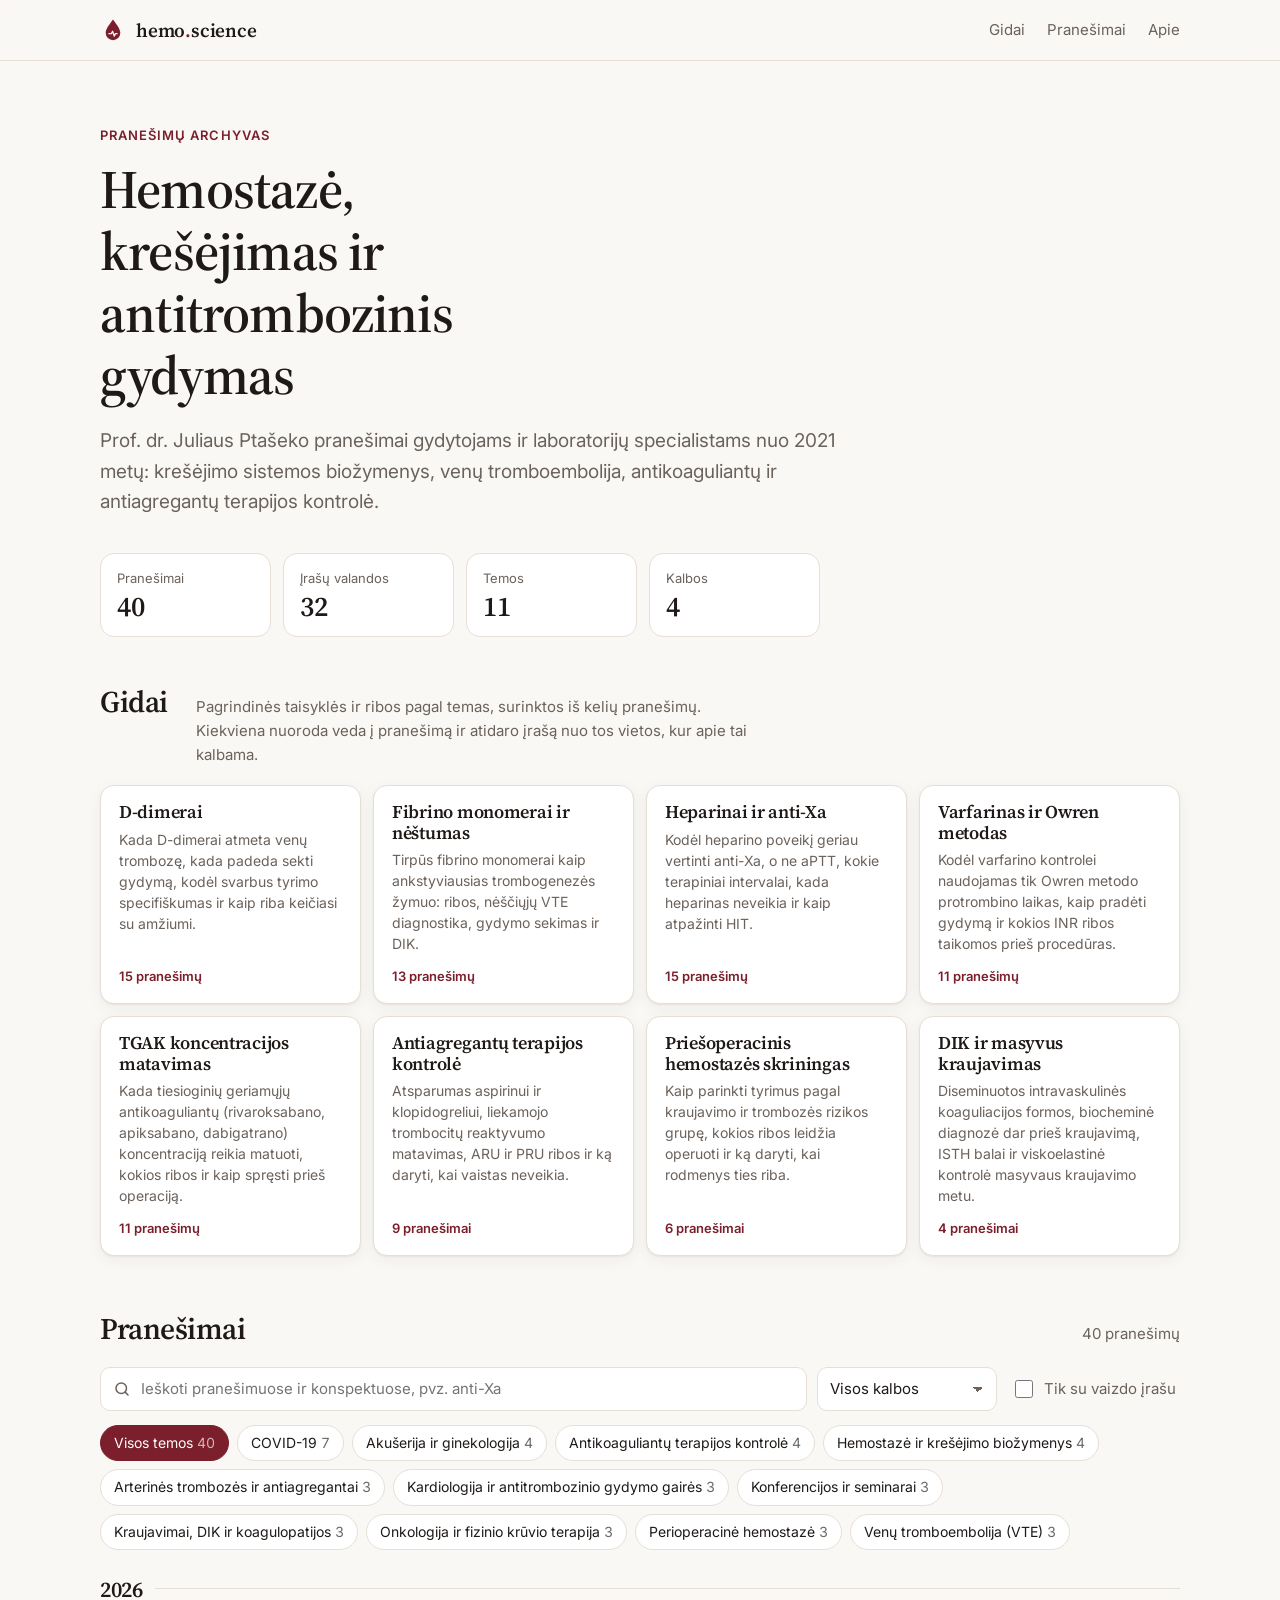
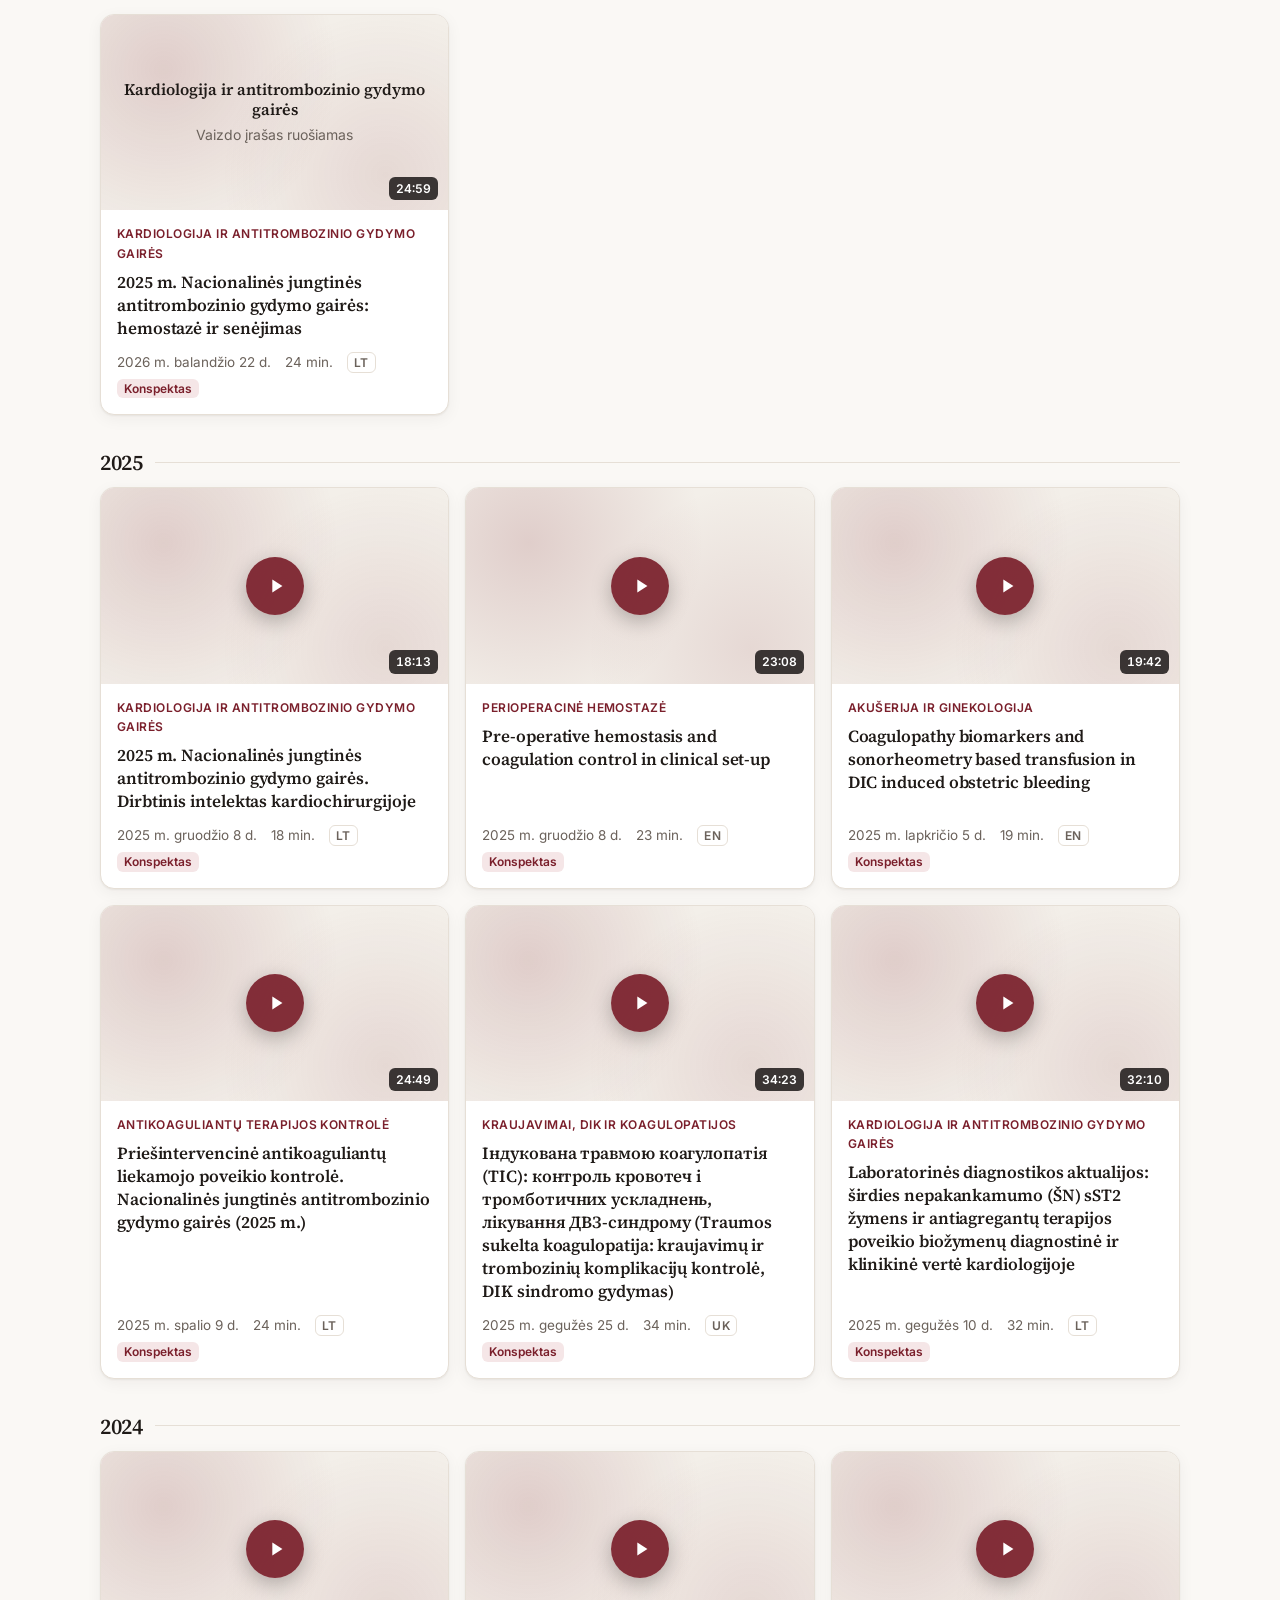
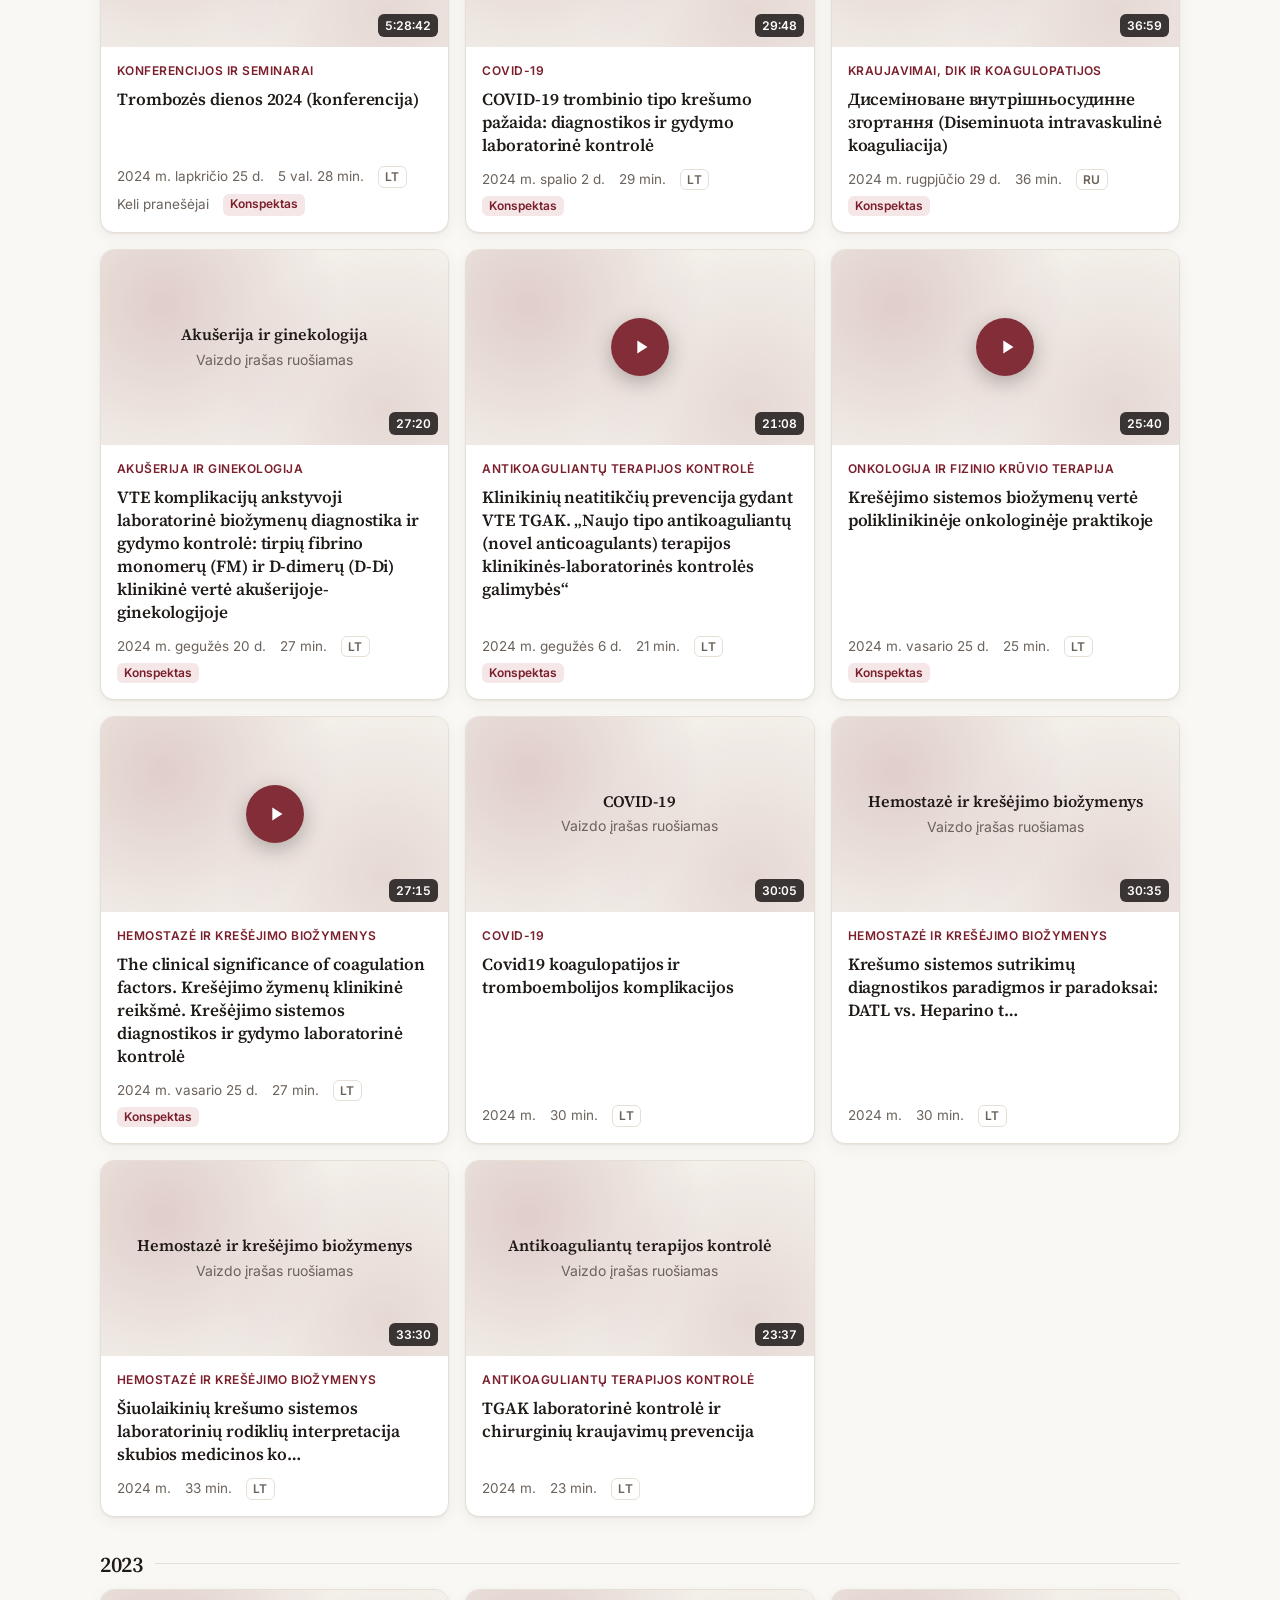
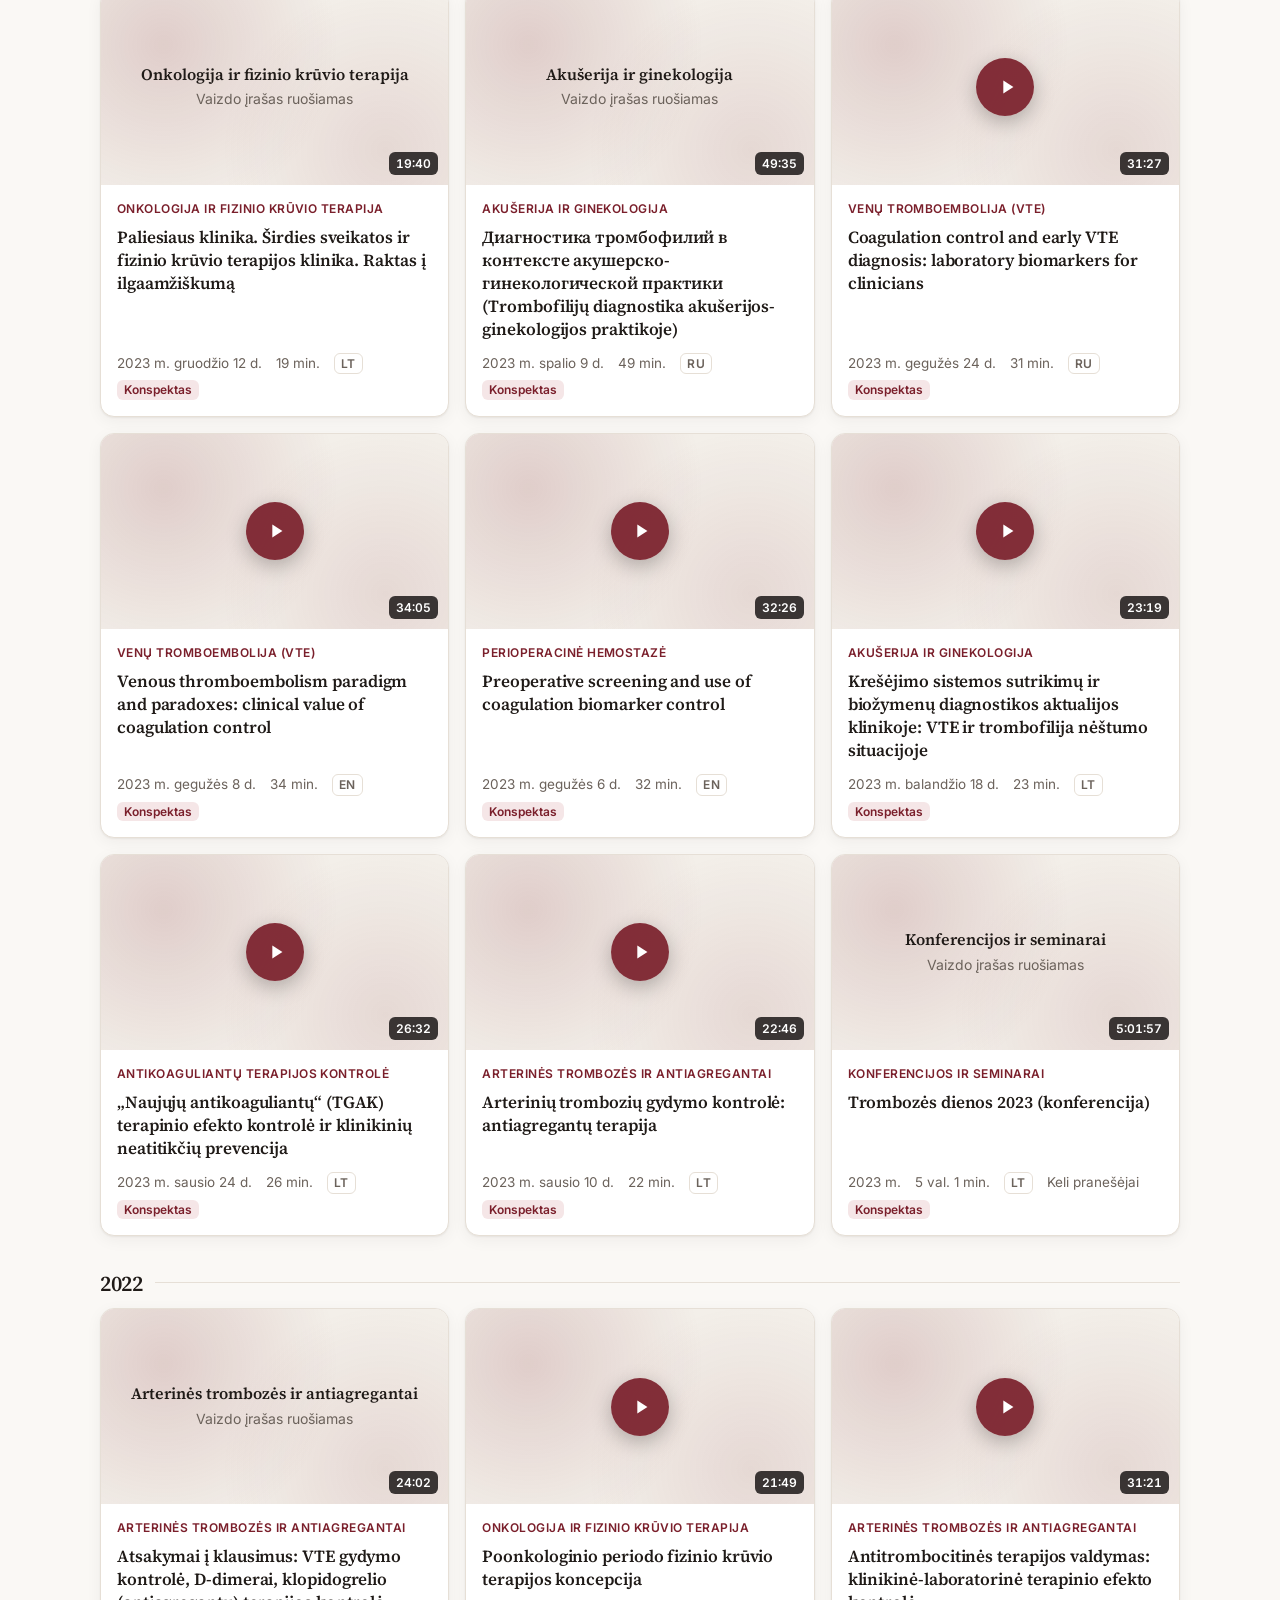
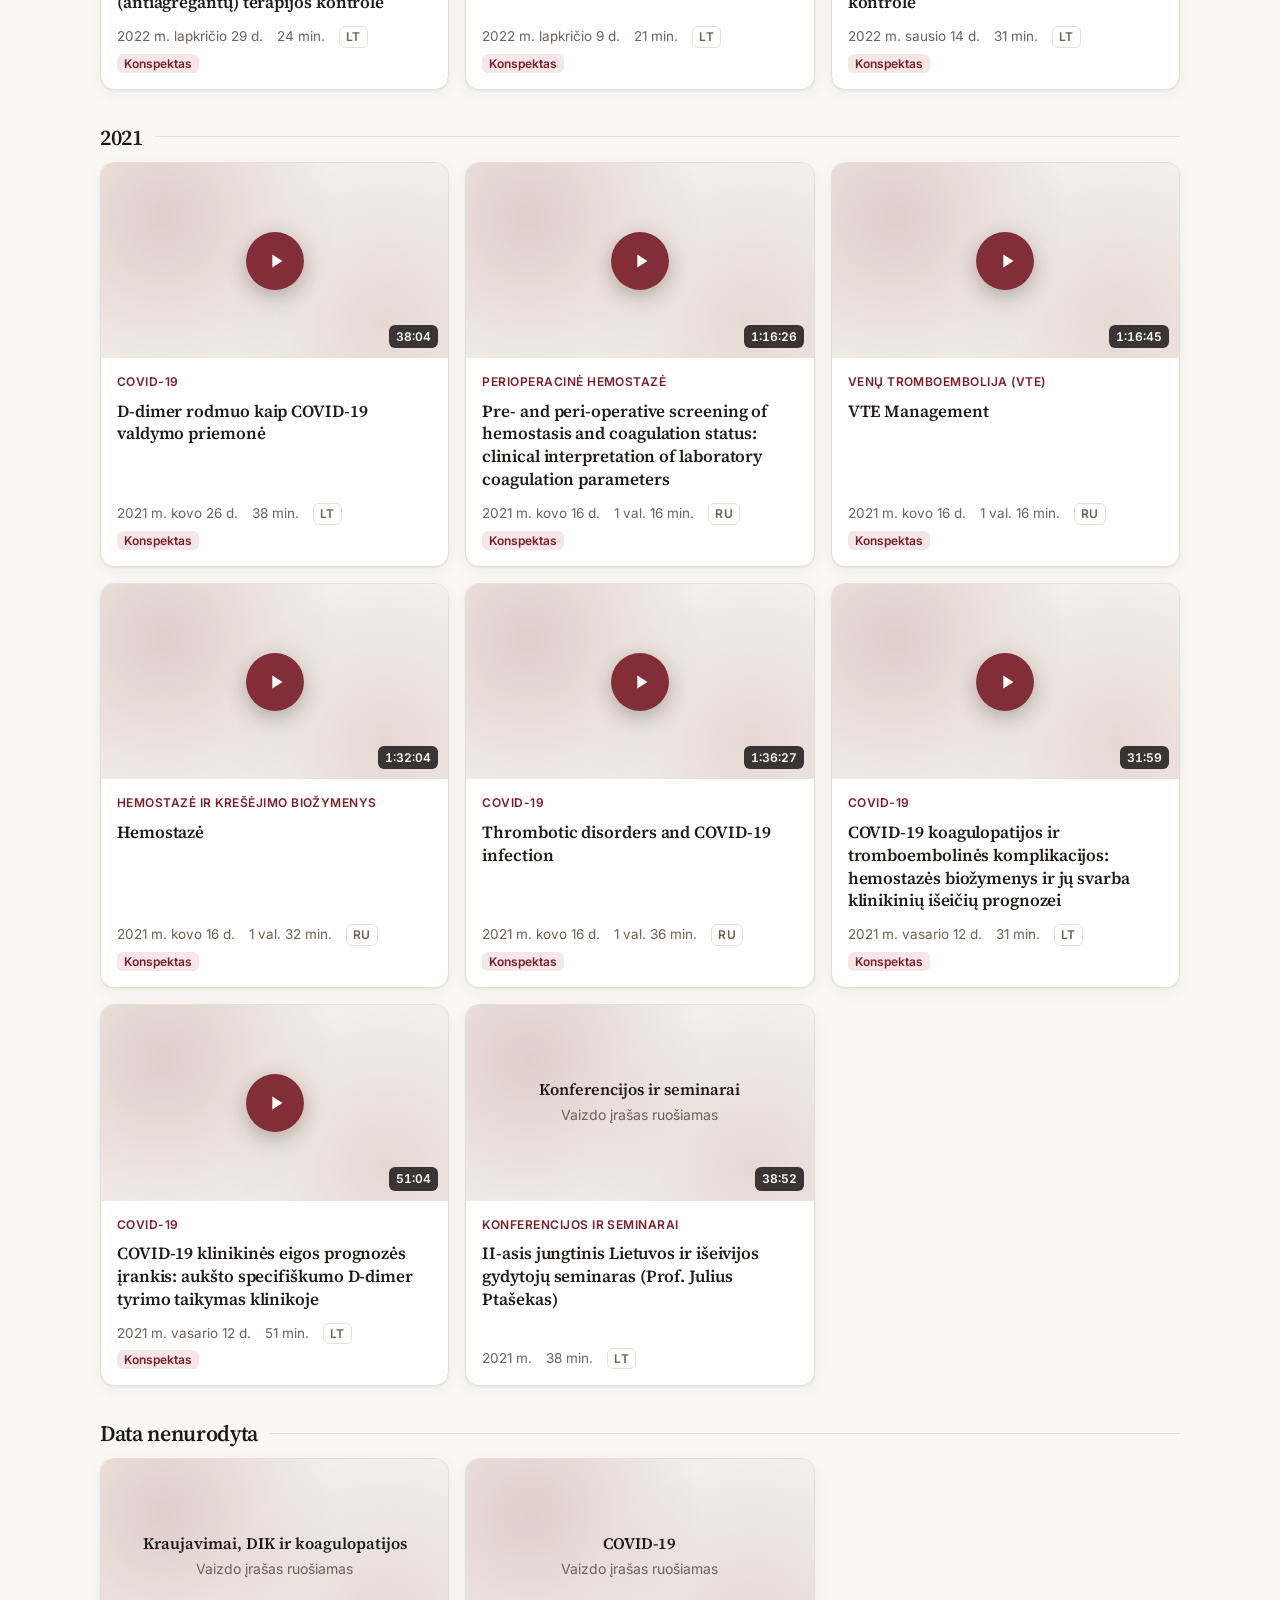
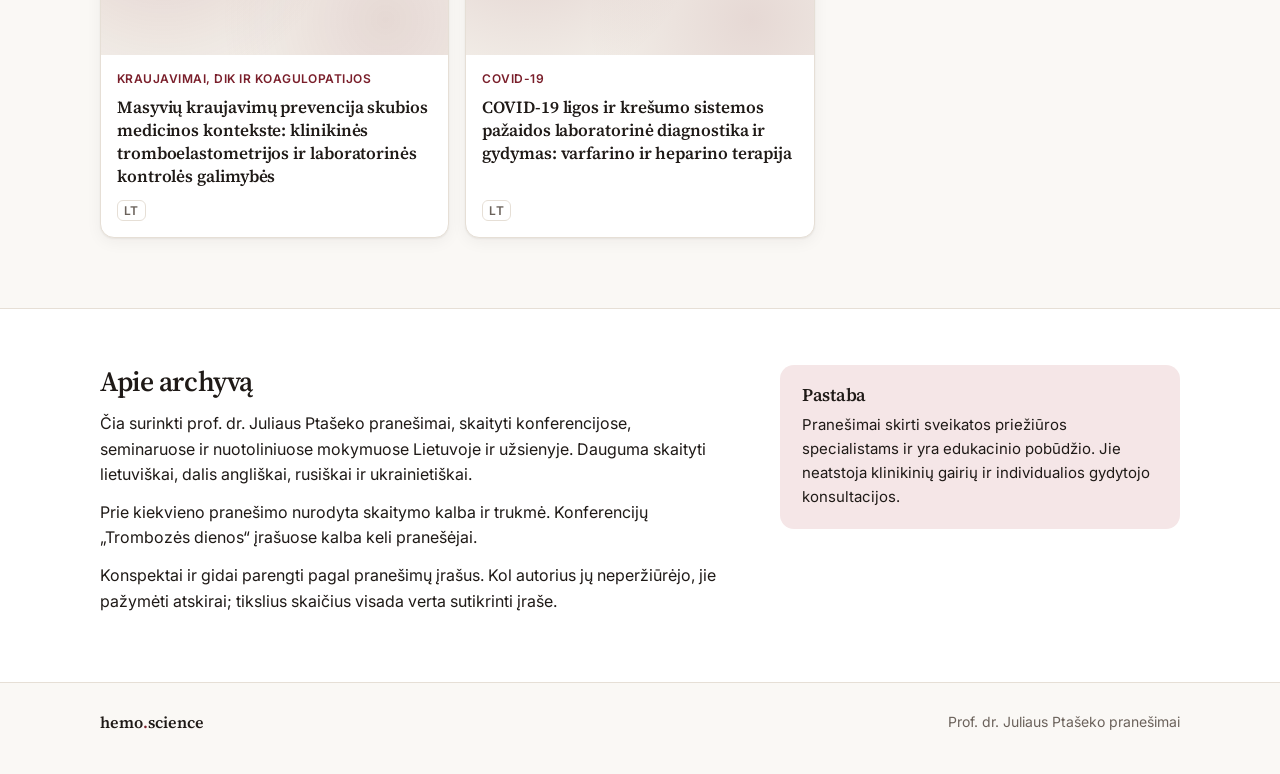
<file: index.html>
<!doctype html>
<html lang="lt">
<head>
  <meta charset="utf-8">
  <meta name="viewport" content="width=device-width, initial-scale=1">
  <title>hemo.science — prof. dr. Juliaus Ptašeko pranešimai</title>
  <meta name="description" content="Prof. dr. Juliaus Ptašeko pranešimų archyvas: hemostazė, krešėjimo sistemos biožymenys, venų tromboembolija, antikoaguliantų ir antiagregantų terapijos kontrolė.">
  <meta name="theme-color" content="#7a1f2b">
  <link rel="icon" href="favicon.svg" type="image/svg+xml">
  <meta property="og:title" content="hemo.science">
  <meta property="og:description" content="Prof. dr. Juliaus Ptašeko pranešimai apie hemostazę, krešėjimo sistemą ir antitrombozinį gydymą.">
  <meta property="og:type" content="website">
  <meta property="og:locale" content="lt_LT">
  <link rel="preconnect" href="https://fonts.googleapis.com">
  <link rel="preconnect" href="https://fonts.gstatic.com" crossorigin>
  <link href="https://fonts.googleapis.com/css2?family=Inter:wght@400;500;600&family=Source+Serif+4:opsz,wght@8..60,500;8..60,600&display=swap" rel="stylesheet">
  <link rel="stylesheet" href="assets/style.css">
</head>
<body>
  <a class="skip" href="#sarasas">Pereiti prie pranešimų</a>

  <header class="site-header">
    <div class="wrap header-row">
      <a class="brand" href="./" aria-label="hemo.science pradžia">
        <svg class="brand-mark" viewBox="0 0 32 32" aria-hidden="true"><path d="M16 3c-5 7-9 11.5-9 16.5a9 9 0 0 0 18 0C25 14.5 21 10 16 3Z"/><path class="brand-line" d="M11 20.5h3l1.5-3 2 6 1.5-3h2"/></svg>
        <span>hemo<span class="dot">.</span>science</span>
      </a>
      <nav class="header-nav" aria-label="Pagrindinė navigacija">
        <a href="#gidai">Gidai</a>
        <a href="#sarasas">Pranešimai</a>
        <a href="#apie">Apie</a>
      </nav>
    </div>
  </header>

  <main>
    <section class="hero">
      <div class="wrap">
        <p class="eyebrow">Pranešimų archyvas</p>
        <h1>Hemostazė, krešėjimas ir antitrombozinis gydymas</h1>
        <p class="lead">Prof. dr. Juliaus Ptašeko pranešimai gydytojams ir laboratorijų specialistams nuo 2021 metų: krešėjimo sistemos biožymenys, venų tromboembolija, antikoaguliantų ir antiagregantų terapijos kontrolė.</p>
        <dl class="stats" id="stats" aria-live="polite">
          <div><dt>Pranešimai</dt><dd data-stat="count">40</dd></div>
          <div><dt>Įrašų valandos</dt><dd data-stat="hours">32</dd></div>
          <div><dt>Temos</dt><dd data-stat="topics">11</dd></div>
          <div><dt>Kalbos</dt><dd data-stat="langs">4</dd></div>
        </dl>
      </div>
    </section>

    <section class="guides" id="gidai" aria-labelledby="gidai-h">
      <div class="wrap">
        <div class="section-head">
          <h2 id="gidai-h">Gidai</h2>
          <p>Pagrindinės taisyklės ir ribos pagal temas, surinktos iš kelių pranešimų. Kiekviena nuoroda veda į pranešimą ir atidaro įrašą nuo tos vietos, kur apie tai kalbama.</p>
        </div>
        <div class="guides-grid" id="guides-list"></div>
      </div>
    </section>

    <section class="catalog" id="sarasas" aria-labelledby="sarasas-h">
      <div class="wrap">
        <div class="catalog-head">
          <h2 id="sarasas-h">Pranešimai</h2>
          <p class="result-count" id="result-count" aria-live="polite"></p>
        </div>

        <div class="toolbar">
          <label class="search">
            <span class="visually-hidden">Ieškoti pranešimų</span>
            <svg viewBox="0 0 24 24" aria-hidden="true"><circle cx="11" cy="11" r="7"/><path d="m20 20-3.5-3.5"/></svg>
            <input id="q" type="search" placeholder="Ieškoti pranešimuose ir konspektuose, pvz. anti-Xa" autocomplete="off">
          </label>
          <label class="select">
            <span class="visually-hidden">Kalba</span>
            <select id="lang">
              <option value="">Visos kalbos</option>
              <option value="lt">Lietuvių</option>
              <option value="en">Anglų</option>
              <option value="ru">Rusų</option>
              <option value="uk">Ukrainiečių</option>
            </select>
          </label>
          <label class="check">
            <input id="only-video" type="checkbox">
            <span>Tik su vaizdo įrašu</span>
          </label>
        </div>

        <div class="chips" id="chips" role="group" aria-label="Temos"></div>

        <div id="list" class="list"></div>
        <p class="empty" id="empty" hidden>Pagal šiuos filtrus pranešimų nerasta. <button type="button" class="link-btn" id="reset">Išvalyti filtrus</button></p>
      </div>
    </section>

    <section class="about" id="apie" aria-labelledby="apie-h">
      <div class="wrap about-grid">
        <div>
          <h2 id="apie-h">Apie archyvą</h2>
          <p>Čia surinkti prof. dr. Juliaus Ptašeko pranešimai, skaityti konferencijose, seminaruose ir nuotoliniuose mokymuose Lietuvoje ir užsienyje. Dauguma skaityti lietuviškai, dalis angliškai, rusiškai ir ukrainietiškai.</p>
          <p>Prie kiekvieno pranešimo nurodyta skaitymo kalba ir trukmė. Konferencijų „Trombozės dienos“ įrašuose kalba keli pranešėjai.</p>
          <p>Konspektai ir gidai parengti pagal pranešimų įrašus. Kol autorius jų neperžiūrėjo, jie pažymėti atskirai; tikslius skaičius visada verta sutikrinti įraše.</p>
        </div>
        <div class="about-note">
          <h3>Pastaba</h3>
          <p>Pranešimai skirti sveikatos priežiūros specialistams ir yra edukacinio pobūdžio. Jie neatstoja klinikinių gairių ir individualios gydytojo konsultacijos.</p>
        </div>
      </div>
    </section>
  </main>

  <footer class="site-footer">
    <div class="wrap footer-row">
      <span>hemo<span class="dot">.</span>science</span>
      <span>Prof. dr. Juliaus Ptašeko pranešimai</span>
    </div>
  </footer>

  <dialog class="player" id="player" aria-labelledby="player-title">
    <div class="player-inner">
      <div class="player-head">
        <h3 id="player-title"></h3>
        <button type="button" class="icon-btn" id="player-close" aria-label="Uždaryti">
          <svg viewBox="0 0 24 24" aria-hidden="true"><path d="M6 6l12 12M18 6 6 18"/></svg>
        </button>
      </div>
      <div class="player-frame" id="player-frame"></div>
      <p class="player-meta" id="player-meta"></p>
    </div>
  </dialog>

  <noscript><p class="wrap">Pranešimų sąrašui rodyti reikia įjungti JavaScript.</p></noscript>
  <script src="assets/common.js" defer></script>
  <script src="assets/app.js" defer></script>
</body>
</html>
</file>
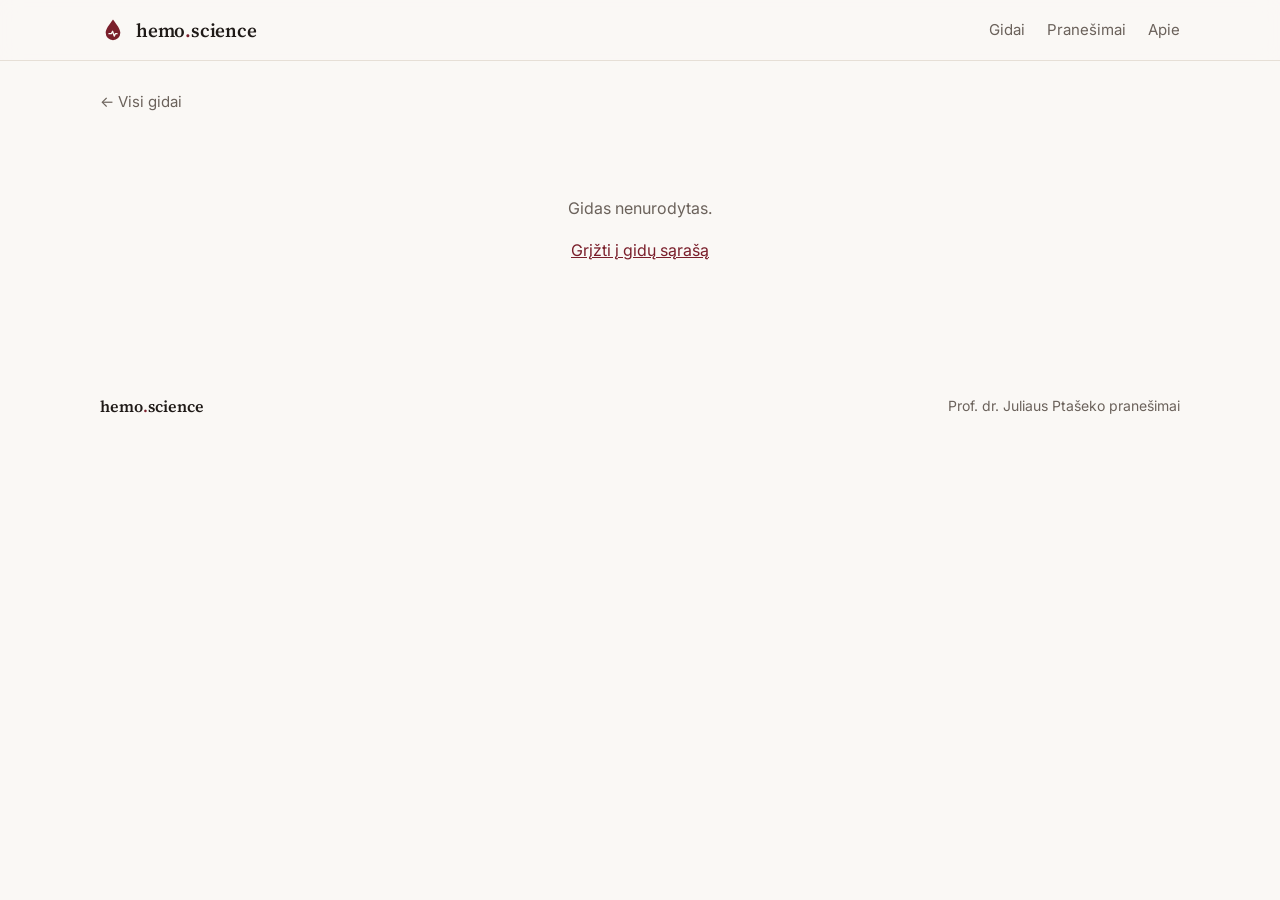
<file: gidas.html>
<!doctype html>
<html lang="lt">
<head>
  <meta charset="utf-8">
  <meta name="viewport" content="width=device-width, initial-scale=1">
  <title>Gidas — hemo.science</title>
  <meta name="description" content="Hemostazės ir antitrombozinio gydymo gidas pagal prof. dr. Juliaus Ptašeko pranešimus.">
  <meta name="theme-color" content="#7a1f2b">
  <link rel="icon" href="favicon.svg" type="image/svg+xml">
  <link rel="preconnect" href="https://fonts.googleapis.com">
  <link rel="preconnect" href="https://fonts.gstatic.com" crossorigin>
  <link href="https://fonts.googleapis.com/css2?family=Inter:wght@400;500;600&family=Source+Serif+4:opsz,wght@8..60,500;8..60,600&display=swap" rel="stylesheet">
  <link rel="stylesheet" href="assets/style.css">
</head>
<body>
  <a class="skip" href="#turinys">Pereiti prie turinio</a>

  <header class="site-header">
    <div class="wrap header-row">
      <a class="brand" href="./" aria-label="hemo.science pradžia">
        <svg class="brand-mark" viewBox="0 0 32 32" aria-hidden="true"><path d="M16 3c-5 7-9 11.5-9 16.5a9 9 0 0 0 18 0C25 14.5 21 10 16 3Z"/><path class="brand-line" d="M11 20.5h3l1.5-3 2 6 1.5-3h2"/></svg>
        <span>hemo<span class="dot">.</span>science</span>
      </a>
      <nav class="header-nav" aria-label="Pagrindinė navigacija">
        <a href="./#gidai">Gidai</a>
        <a href="./#sarasas">Pranešimai</a>
        <a href="./#apie">Apie</a>
      </nav>
    </div>
  </header>

  <main id="turinys" class="page">
    <div class="wrap">
      <a class="back" href="./#gidai">← Visi gidai</a>
      <div id="page" aria-live="polite"><p class="loading">Įkeliama…</p></div>
    </div>
  </main>

  <footer class="site-footer">
    <div class="wrap footer-row">
      <span>hemo<span class="dot">.</span>science</span>
      <span>Prof. dr. Juliaus Ptašeko pranešimai</span>
    </div>
  </footer>

  <noscript><p class="wrap">Gidui rodyti reikia įjungti JavaScript.</p></noscript>
  <script src="assets/common.js" defer></script>
  <script src="assets/gidas.js" defer></script>
</body>
</html>
</file>
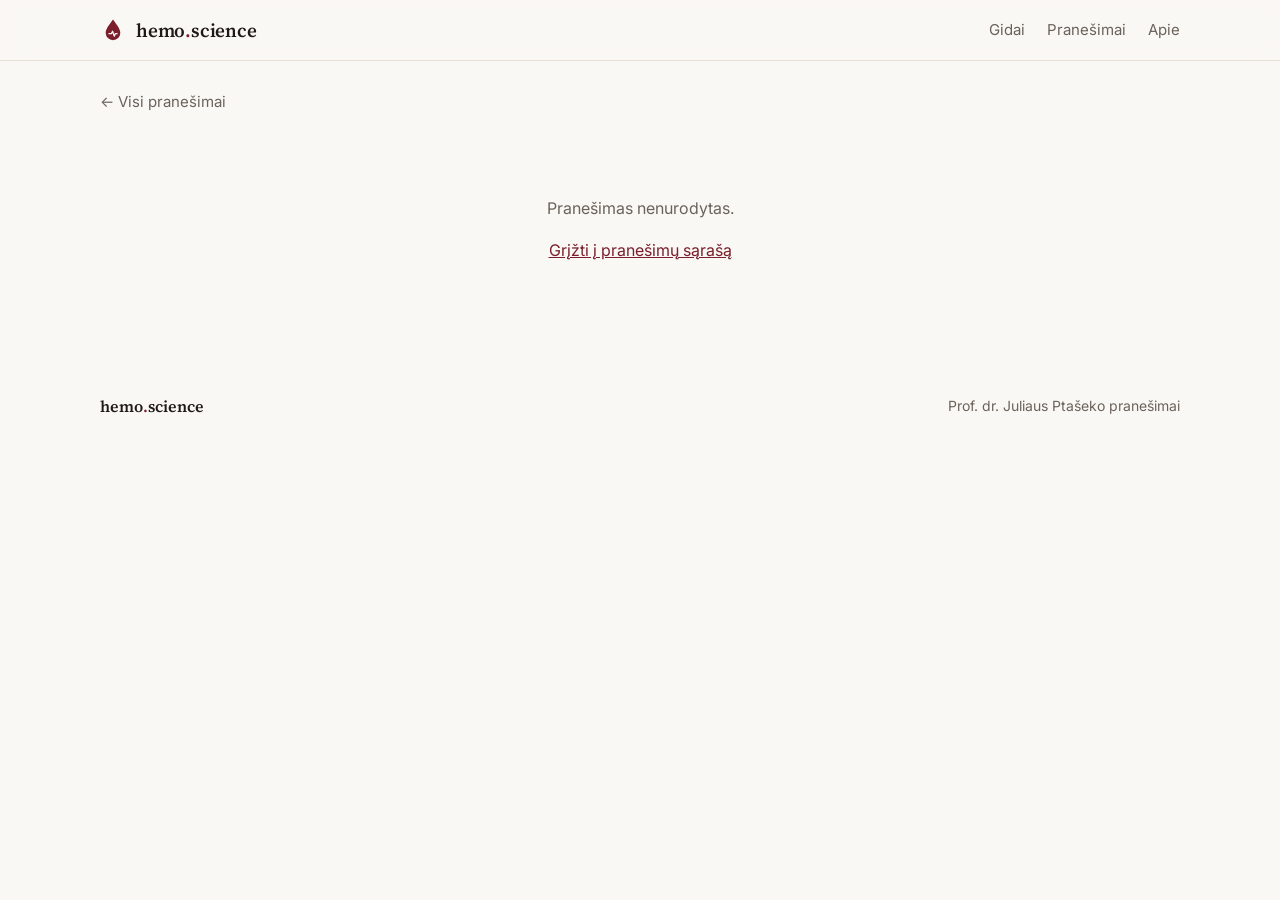
<file: pranesimas.html>
<!doctype html>
<html lang="lt">
<head>
  <meta charset="utf-8">
  <meta name="viewport" content="width=device-width, initial-scale=1">
  <title>Pranešimas — hemo.science</title>
  <meta name="description" content="Prof. dr. Juliaus Ptašeko pranešimo įrašas ir konspektas.">
  <meta name="theme-color" content="#7a1f2b">
  <link rel="icon" href="favicon.svg" type="image/svg+xml">
  <link rel="preconnect" href="https://fonts.googleapis.com">
  <link rel="preconnect" href="https://fonts.gstatic.com" crossorigin>
  <link href="https://fonts.googleapis.com/css2?family=Inter:wght@400;500;600&family=Source+Serif+4:opsz,wght@8..60,500;8..60,600&display=swap" rel="stylesheet">
  <link rel="stylesheet" href="assets/style.css">
</head>
<body>
  <a class="skip" href="#turinys">Pereiti prie turinio</a>

  <header class="site-header">
    <div class="wrap header-row">
      <a class="brand" href="./" aria-label="hemo.science pradžia">
        <svg class="brand-mark" viewBox="0 0 32 32" aria-hidden="true"><path d="M16 3c-5 7-9 11.5-9 16.5a9 9 0 0 0 18 0C25 14.5 21 10 16 3Z"/><path class="brand-line" d="M11 20.5h3l1.5-3 2 6 1.5-3h2"/></svg>
        <span>hemo<span class="dot">.</span>science</span>
      </a>
      <nav class="header-nav" aria-label="Pagrindinė navigacija">
        <a href="./#gidai">Gidai</a>
        <a href="./#sarasas">Pranešimai</a>
        <a href="./#apie">Apie</a>
      </nav>
    </div>
  </header>

  <main id="turinys" class="page">
    <div class="wrap">
      <a class="back" href="./#sarasas">← Visi pranešimai</a>
      <div id="page" aria-live="polite"><p class="loading">Įkeliama…</p></div>
    </div>
  </main>

  <footer class="site-footer">
    <div class="wrap footer-row">
      <span>hemo<span class="dot">.</span>science</span>
      <span>Prof. dr. Juliaus Ptašeko pranešimai</span>
    </div>
  </footer>

  <noscript><p class="wrap">Pranešimui rodyti reikia įjungti JavaScript.</p></noscript>
  <script src="assets/common.js" defer></script>
  <script src="assets/pranesimas.js" defer></script>
</body>
</html>
</file>
<file: assets/style.css>
:root {
  --bg: #faf8f5;
  --surface: #ffffff;
  --surface-2: #f3efe9;
  --text: #1f1a17;
  --muted: #6b625b;
  --line: #e6dfd6;
  --accent: #7a1f2b;
  --accent-ink: #ffffff;
  --accent-soft: #f5e6e7;
  --focus: #b8323f;
  --shadow: 0 1px 2px rgba(31, 26, 23, .06), 0 4px 16px rgba(31, 26, 23, .05);
  --radius: 14px;
  --serif: "Source Serif 4", Georgia, serif;
  --sans: Inter, system-ui, -apple-system, "Segoe UI", sans-serif;
  color-scheme: light;
}

@media (prefers-color-scheme: dark) {
  :root {
    --bg: #151212;
    --surface: #1d1919;
    --surface-2: #252020;
    --text: #efe9e4;
    --muted: #a89f98;
    --line: #342d2c;
    --accent: #e0707c;
    --accent-ink: #1a0f10;
    --accent-soft: #3a2326;
    --focus: #f0909a;
    --shadow: none;
    color-scheme: dark;
  }
}

*, *::before, *::after { box-sizing: border-box; }
html { scroll-behavior: smooth; }
body {
  margin: 0;
  background: var(--bg);
  color: var(--text);
  font: 16px/1.6 var(--sans);
  -webkit-font-smoothing: antialiased;
}
img { display: block; max-width: 100%; }
a { color: inherit; }
:focus-visible { outline: 2px solid var(--focus); outline-offset: 2px; border-radius: 6px; }

.wrap { width: min(1080px, 100% - 32px); margin-inline: auto; }
.visually-hidden { position: absolute; width: 1px; height: 1px; overflow: hidden; clip: rect(0 0 0 0); white-space: nowrap; }
.skip { position: absolute; left: 16px; top: -48px; background: var(--accent); color: var(--accent-ink); padding: 8px 12px; border-radius: 8px; z-index: 10; }
.skip:focus { top: 12px; }

/* header */
.site-header { position: sticky; top: 0; z-index: 5; background: color-mix(in srgb, var(--bg) 88%, transparent); backdrop-filter: blur(10px); border-bottom: 1px solid var(--line); }
.header-row { display: flex; align-items: center; justify-content: space-between; height: 60px; }
.brand { display: inline-flex; align-items: center; gap: 10px; text-decoration: none; font: 600 19px/1 var(--serif); letter-spacing: -.01em; }
.brand-mark { width: 26px; height: 26px; }
.brand-mark path:first-child { fill: var(--accent); }
.brand-line { fill: none; stroke: var(--bg); stroke-width: 1.6; stroke-linecap: round; stroke-linejoin: round; }
.dot { color: var(--accent); }
.header-nav { display: flex; gap: 22px; font-size: 15px; }
.header-nav a { text-decoration: none; color: var(--muted); }
.header-nav a:hover { color: var(--text); }

/* hero */
.hero { padding: 64px 0 40px; }
.eyebrow { margin: 0 0 12px; color: var(--accent); font-weight: 600; font-size: 13px; letter-spacing: .08em; text-transform: uppercase; }
h1, h2, h3 { font-family: var(--serif); font-weight: 600; letter-spacing: -.015em; line-height: 1.15; }
h1 { margin: 0; font-size: clamp(32px, 5.4vw, 54px); max-width: 17ch; }
.lead { margin: 20px 0 0; max-width: 62ch; font-size: clamp(17px, 2vw, 19px); color: var(--muted); }
.stats { display: grid; grid-template-columns: repeat(4, minmax(0, 1fr)); gap: 12px; margin: 36px 0 0; max-width: 720px; }
.stats div { background: var(--surface); border: 1px solid var(--line); border-radius: var(--radius); padding: 14px 16px; }
.stats dt { font-size: 13px; color: var(--muted); }
.stats dd { margin: 2px 0 0; font: 600 28px/1.1 var(--serif); font-variant-numeric: tabular-nums; }

/* catalog */
.catalog { padding: 32px 0 56px; }
.catalog-head { display: flex; align-items: baseline; justify-content: space-between; gap: 16px; flex-wrap: wrap; }
.catalog-head h2 { margin: 0; font-size: 30px; }
.result-count { margin: 0; color: var(--muted); font-size: 15px; }

.toolbar { display: flex; flex-wrap: wrap; gap: 10px; align-items: center; margin: 20px 0 14px; }
.search { position: relative; flex: 1 1 320px; }
.search svg { position: absolute; left: 13px; top: 50%; width: 18px; height: 18px; transform: translateY(-50%); fill: none; stroke: var(--muted); stroke-width: 2; stroke-linecap: round; }
input[type="search"], select {
  width: 100%; height: 44px; border: 1px solid var(--line); border-radius: 10px;
  background: var(--surface); color: var(--text); font: inherit; font-size: 15px;
}
input[type="search"] { padding: 0 14px 0 40px; }
select { padding: 0 36px 0 12px; appearance: none; background-image: linear-gradient(45deg, transparent 50%, var(--muted) 50%), linear-gradient(135deg, var(--muted) 50%, transparent 50%); background-position: calc(100% - 18px) 19px, calc(100% - 13px) 19px; background-size: 5px 5px; background-repeat: no-repeat; }
.select { flex: 0 1 180px; }
.check { display: inline-flex; align-items: center; gap: 8px; font-size: 15px; color: var(--muted); cursor: pointer; padding: 0 4px; }
.check input { width: 18px; height: 18px; accent-color: var(--accent); }

.chips { display: flex; flex-wrap: wrap; gap: 8px; margin-bottom: 28px; }
.chip {
  border: 1px solid var(--line); background: var(--surface); color: var(--text);
  border-radius: 999px; padding: 6px 13px; font: inherit; font-size: 14px; cursor: pointer;
  transition: background .15s, border-color .15s;
}
.chip:hover { border-color: var(--accent); }
.chip[aria-pressed="true"] { background: var(--accent); border-color: var(--accent); color: var(--accent-ink); }
.chip .n { opacity: .65; margin-left: 4px; font-variant-numeric: tabular-nums; }

.year { margin: 0 0 14px; }
.year + .year { margin-top: 36px; }
.year-h { display: flex; align-items: center; gap: 12px; margin: 0 0 14px; font: 600 22px/1 var(--serif); }
.year-h::after { content: ""; flex: 1; height: 1px; background: var(--line); }
.year-grid { display: grid; grid-template-columns: repeat(auto-fill, minmax(320px, 1fr)); gap: 16px; }

.card {
  display: flex; flex-direction: column; background: var(--surface); border: 1px solid var(--line);
  border-radius: var(--radius); overflow: hidden; box-shadow: var(--shadow);
}
.thumb {
  position: relative; aspect-ratio: 16 / 9; background: var(--surface-2); border: 0; padding: 0; width: 100%;
  cursor: pointer; overflow: hidden; color: inherit; font: inherit;
}
.thumb img { width: 100%; height: 100%; object-fit: cover; transition: transform .3s; }
.thumb.no-img, .placeholder {
  background:
    radial-gradient(circle at 18% 28%, color-mix(in srgb, var(--accent) 16%, transparent), transparent 55%),
    radial-gradient(circle at 82% 82%, color-mix(in srgb, var(--accent) 11%, transparent), transparent 50%),
    var(--surface-2);
}
.thumb:hover img { transform: scale(1.03); }
.thumb .play {
  position: absolute; inset: 0; margin: auto; width: 58px; height: 58px; border-radius: 50%;
  background: rgba(122, 31, 43, .92); display: grid; place-items: center; box-shadow: 0 6px 20px rgba(0,0,0,.25);
}
.thumb .play svg { width: 22px; height: 22px; fill: #fff; margin-left: 3px; }
.thumb .dur, .placeholder .dur {
  position: absolute; right: 10px; bottom: 10px; background: rgba(20, 16, 16, .82); color: #fff;
  font-size: 12px; font-weight: 600; padding: 2px 7px; border-radius: 6px; font-variant-numeric: tabular-nums;
}
.placeholder {
  position: relative; aspect-ratio: 16 / 9; display: grid; place-items: center; text-align: center;
  color: var(--muted); font-size: 14px; padding: 16px;
}
.placeholder .ph-cat { display: block; font: 600 16px/1.3 var(--serif); color: var(--text); margin-bottom: 4px; }

.card-body { padding: 14px 16px 16px; display: flex; flex-direction: column; gap: 8px; flex: 1; }
.card-cat { font-size: 12px; font-weight: 600; letter-spacing: .04em; text-transform: uppercase; color: var(--accent); }
.card-title { margin: 0; font: 600 17px/1.35 var(--serif); letter-spacing: -.005em; }
.card-title a { text-decoration: none; }
.card-title a:hover { text-decoration: underline; text-underline-offset: 3px; }
.badge { border-radius: 6px; padding: 0 7px; font-size: 12px; font-weight: 600; background: var(--accent-soft); color: var(--accent); text-decoration: none; }
.badge:hover { text-decoration: underline; }
.hits { list-style: none; margin: 6px 0 0; padding: 10px 0 0; border-top: 1px dashed var(--line); display: grid; gap: 8px; }
.hits a { display: block; text-decoration: none; font-size: 13.5px; line-height: 1.45; border-radius: 8px; }
.hits a:hover .hit-title { color: var(--accent); }
.hit-title { display: flex; align-items: baseline; gap: 6px; font-weight: 600; }
.hit-time { flex: none; padding: 0 6px; border-radius: 999px; background: var(--accent-soft); color: var(--accent); font-size: 11.5px; font-variant-numeric: tabular-nums; }
.hit-text { display: block; color: var(--muted); }
.hit-text mark { background: color-mix(in srgb, var(--accent) 22%, transparent); color: var(--text); border-radius: 3px; padding: 0 1px; }
.meta { display: flex; flex-wrap: wrap; gap: 6px 14px; margin-top: auto; padding-top: 4px; font-size: 13.5px; color: var(--muted); }
.meta span { white-space: nowrap; }
.lang-tag { border: 1px solid var(--line); border-radius: 6px; padding: 0 6px; font-size: 12px; font-weight: 600; text-transform: uppercase; letter-spacing: .04em; }

.empty { text-align: center; color: var(--muted); padding: 48px 0; }
.link-btn { background: none; border: 0; color: var(--accent); font: inherit; text-decoration: underline; cursor: pointer; }

/* about */
.about { background: var(--surface); border-top: 1px solid var(--line); border-bottom: 1px solid var(--line); padding: 56px 0; }
.about-grid { display: grid; grid-template-columns: 1.6fr 1fr; gap: 40px; }
.about h2 { margin: 0 0 14px; font-size: 28px; }
.about p { margin: 0 0 12px; max-width: 62ch; }
.about-note { background: var(--accent-soft); border-radius: var(--radius); padding: 20px 22px; align-self: start; }
.about-note h3 { margin: 0 0 8px; font-size: 18px; }
.about-note p { margin: 0; font-size: 15px; }

.site-footer { padding: 28px 0 40px; color: var(--muted); font-size: 14px; }
.footer-row { display: flex; justify-content: space-between; gap: 12px; flex-wrap: wrap; }
.footer-row > span:first-child { font: 600 16px var(--serif); color: var(--text); }

/* player */
.player { width: min(1000px, 100% - 24px); max-height: calc(100dvh - 24px); padding: 0; border: 0; border-radius: 16px; background: var(--surface); color: var(--text); box-shadow: 0 20px 60px rgba(0,0,0,.35); }
.player::backdrop { background: rgba(15, 10, 10, .72); }
.player-inner { padding: 14px 16px 16px; }
.player-head { display: flex; align-items: flex-start; justify-content: space-between; gap: 12px; margin-bottom: 12px; }
.player-head h3 { margin: 4px 0 0; font-size: 19px; }
.icon-btn { flex: none; width: 38px; height: 38px; border-radius: 10px; border: 1px solid var(--line); background: var(--surface); color: var(--text); display: grid; place-items: center; cursor: pointer; }
.icon-btn svg { width: 18px; height: 18px; stroke: currentColor; stroke-width: 2; stroke-linecap: round; }
.player-frame { aspect-ratio: 16 / 9; background: #000; border-radius: 10px; overflow: hidden; }
.player-frame iframe { width: 100%; height: 100%; border: 0; display: block; }
.player-meta { margin: 10px 0 0; font-size: 14px; color: var(--muted); display: flex; flex-wrap: wrap; justify-content: space-between; gap: 6px 16px; }
.player-link { color: var(--accent); font-weight: 600; text-decoration: none; }
.player-link:hover { text-decoration: underline; }

/* gidų sąrašas */
.guides { padding: 8px 0 24px; }
.section-head { display: flex; flex-wrap: wrap; align-items: baseline; gap: 6px 28px; margin-bottom: 18px; }
.section-head h2 { margin: 0; font-size: 30px; }
.section-head p { margin: 0; color: var(--muted); max-width: 64ch; font-size: 15px; }
.guides-grid { display: grid; grid-template-columns: repeat(auto-fill, minmax(240px, 1fr)); gap: 12px; }
.guide-card {
  display: flex; flex-direction: column; gap: 6px; padding: 16px 18px; text-decoration: none;
  background: var(--surface); border: 1px solid var(--line); border-radius: var(--radius); box-shadow: var(--shadow);
  transition: border-color .15s, transform .15s;
}
.guide-card:hover { border-color: var(--accent); transform: translateY(-1px); }
.guide-card h3 { margin: 0; font-size: 18px; }
.guide-card p { margin: 0; font-size: 14px; color: var(--muted); line-height: 1.5; }
.guide-n { margin-top: auto; padding-top: 6px; font-size: 13px; font-weight: 600; color: var(--accent); }

/* pranešimo ir gido puslapiai */
.page { padding: 28px 0 56px; }
.back { display: inline-block; margin-bottom: 18px; color: var(--muted); text-decoration: none; font-size: 15px; }
.back:hover { color: var(--text); }
.loading { color: var(--muted); }
.page-head { margin-bottom: 24px; }
.page-head .eyebrow { margin-bottom: 8px; }
.page-title { margin: 0; font-size: clamp(26px, 3.6vw, 38px); max-width: 30ch; }
.page-meta { margin: 12px 0 0; color: var(--muted); font-size: 15px; }
.page-head .lead { margin-top: 12px; }
.page-grid { display: grid; grid-template-columns: minmax(0, 1fr) 300px; gap: 40px; align-items: start; }
.page-grid.single { grid-template-columns: minmax(0, 1fr); max-width: 820px; }
.page-main { min-width: 0; max-width: 780px; }
.page-side { position: sticky; top: 76px; max-height: calc(100dvh - 92px); overflow: auto; display: flex; flex-direction: column; gap: 20px; }
.page-side:empty { display: none; }

.video { aspect-ratio: 16 / 9; background: #000; border-radius: var(--radius); overflow: hidden; margin-bottom: 28px; scroll-margin-top: 76px; }
.video iframe { width: 100%; height: 100%; border: 0; display: block; }
.video .thumb { height: 100%; }
.video-none { display: grid; place-items: center; background: var(--surface-2); color: var(--muted); text-align: center; padding: 16px; }
.video-none p { margin: 0; }

.notice { margin: 0 0 24px; padding: 12px 16px; border-left: 3px solid var(--accent); background: var(--accent-soft); border-radius: 0 10px 10px 0; font-size: 14.5px; }
.k-block { margin-bottom: 36px; }
.k-block > h2, .guide-body h2, .sources h2 { margin: 0 0 14px; font-size: 24px; scroll-margin-top: 76px; }
.k-summary { margin: 0 0 12px; font-size: 17px; }
.k-part { margin: 26px 0 10px; font: 600 13px/1.3 var(--sans); letter-spacing: .06em; text-transform: uppercase; color: var(--accent); }
.k-sec { padding: 16px 0; border-top: 1px solid var(--line); scroll-margin-top: 76px; }
.k-sec-head { display: flex; align-items: baseline; justify-content: space-between; gap: 12px; }
.k-sec h3 { margin: 0; font-size: 18px; }
.k-sec ul { margin: 8px 0 0; padding-left: 20px; }
.k-sec li { margin: 4px 0; }
.time {
  flex: none; display: inline-flex; align-items: center; gap: 4px; border: 1px solid var(--line); background: var(--surface);
  color: var(--accent); border-radius: 999px; padding: 1px 9px 1px 7px; font: 600 12.5px/1.6 var(--sans); font-variant-numeric: tabular-nums; cursor: pointer;
}
.time:hover { border-color: var(--accent); }
.time-icon svg { width: 10px; height: 10px; fill: currentColor; display: block; }
.time-off { color: var(--muted); cursor: default; padding: 1px 9px; }
.takeaways { background: var(--surface); border: 1px solid var(--line); border-radius: var(--radius); padding: 20px 22px 12px; }
.takeaways ol { margin: 0; padding-left: 22px; }
.takeaways li { margin: 0 0 8px; }

.table-wrap { overflow-x: auto; border: 1px solid var(--line); border-radius: 10px; margin: 0 0 18px; background: var(--surface); }
table { width: 100%; border-collapse: collapse; font-size: 14.5px; }
th, td { text-align: left; vertical-align: top; padding: 9px 12px; border-bottom: 1px solid var(--line); }
th { background: var(--surface-2); font-weight: 600; font-size: 13.5px; }
tbody tr:last-child td { border-bottom: 0; }

.toc, .side-guides { background: var(--surface); border: 1px solid var(--line); border-radius: var(--radius); padding: 16px 16px 12px; }
.toc h2, .side-guides h2 { margin: 0 0 10px; font: 600 13px/1.3 var(--sans); letter-spacing: .06em; text-transform: uppercase; color: var(--muted); }
.toc-list, .toc-extra, .side-guides ul { list-style: none; margin: 0; padding: 0; font-size: 14px; }
.toc-list li, .toc-extra li { display: flex; justify-content: space-between; align-items: baseline; gap: 8px; padding: 5px 0; border-top: 1px solid var(--line); }
.toc-list li:first-child { border-top: 0; }
.toc-list li.toc-part { display: block; padding: 12px 0 4px; font-size: 12.5px; font-weight: 600; color: var(--accent); line-height: 1.35; }
.toc-extra { margin-top: 6px; }
.toc a, .side-guides a { text-decoration: none; line-height: 1.4; }
.toc a:hover, .side-guides a:hover { color: var(--accent); }
.side-guides li { padding: 4px 0; }
.side-guides a { color: var(--accent); font-weight: 500; }

.guide-body { font-size: 16.5px; }
.guide-body h2 { margin-top: 36px; }
.guide-body h2:first-child { margin-top: 0; }
.guide-body h3 { margin: 22px 0 8px; font-size: 19px; }
.guide-body p { margin: 0 0 14px; }
.guide-body ul, .guide-body ol { margin: 0 0 16px; padding-left: 22px; }
.guide-body li { margin: 0 0 7px; }
.callout { margin: 0 0 18px; padding: 12px 16px; background: var(--surface-2); border-radius: 10px; font-size: 15px; }
.ref {
  display: inline-block; margin: 0 1px; padding: 0 7px; border-radius: 999px; background: var(--accent-soft); color: var(--accent);
  font: 600 12px/1.7 var(--sans); font-variant-numeric: tabular-nums; text-decoration: none; white-space: nowrap; vertical-align: 1px;
}
a.ref:hover { background: var(--accent); color: var(--accent-ink); }
.ref-help { margin: 0 0 22px; font-size: 14px; color: var(--muted); }

.sources { margin-top: 44px; padding-top: 8px; border-top: 1px solid var(--line); }
.sources h3 { margin: 28px 0 12px; font-size: 18px; }
.src-list { list-style: none; margin: 0; padding: 0; display: grid; gap: 10px; }
.src { background: var(--surface); border: 1px solid var(--line); border-radius: 12px; padding: 12px 14px; }
.src-head { display: flex; gap: 10px; align-items: baseline; }
.src-head a { font: 600 16px/1.35 var(--serif); text-decoration: none; }
.src-head a:hover { text-decoration: underline; text-underline-offset: 3px; }
.src-nr { flex: none; min-width: 26px; text-align: center; border-radius: 6px; background: var(--accent-soft); color: var(--accent); font-size: 12.5px; font-weight: 600; }
.src-meta { margin: 4px 0 0 36px; font-size: 13px; color: var(--muted); }
.src-secs { list-style: none; margin: 8px 0 0 36px; padding: 0; display: flex; flex-wrap: wrap; gap: 6px; }
.src-secs a { display: inline-flex; align-items: center; gap: 6px; font-size: 13.5px; text-decoration: none; border: 1px solid var(--line); border-radius: 999px; padding: 2px 10px 2px 3px; }
.src-secs a:hover { border-color: var(--accent); }
.src-secs .time { padding: 0 7px; border: 0; background: var(--accent-soft); font-size: 12px; }

@media (max-width: 760px) {
  .hero { padding: 40px 0 28px; }
  .stats { grid-template-columns: repeat(2, minmax(0, 1fr)); }
  .about-grid { grid-template-columns: 1fr; gap: 24px; }
  .year-grid { grid-template-columns: 1fr; }
  .select { flex: 1 1 140px; }
  .header-nav { gap: 16px; }
  .page-grid { grid-template-columns: minmax(0, 1fr); gap: 8px; }
  .page-side { position: static; max-height: none; margin-top: 12px; }
  .page-side .toc { display: none; }
  .src-meta, .src-secs { margin-left: 0; }
}

@media (prefers-reduced-motion: reduce) {
  html { scroll-behavior: auto; }
  .thumb img { transition: none; }
}
</file>
